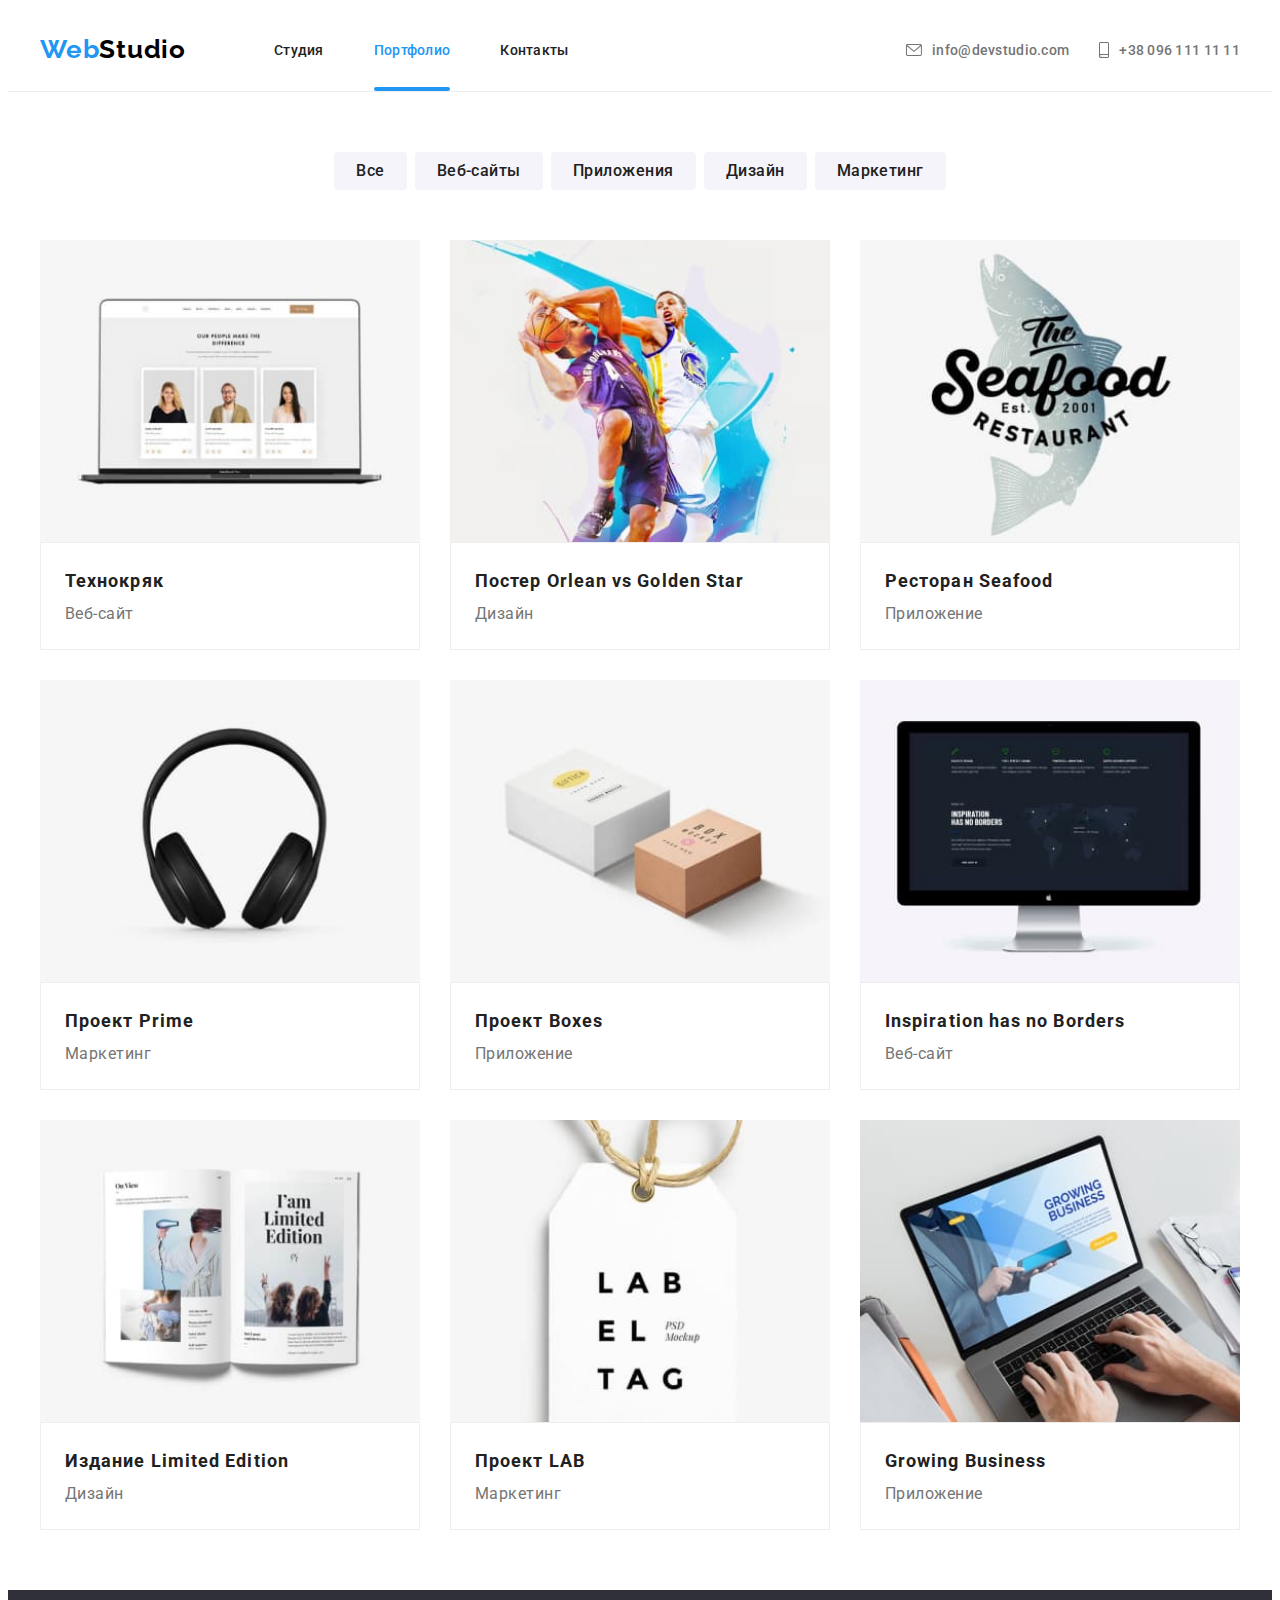
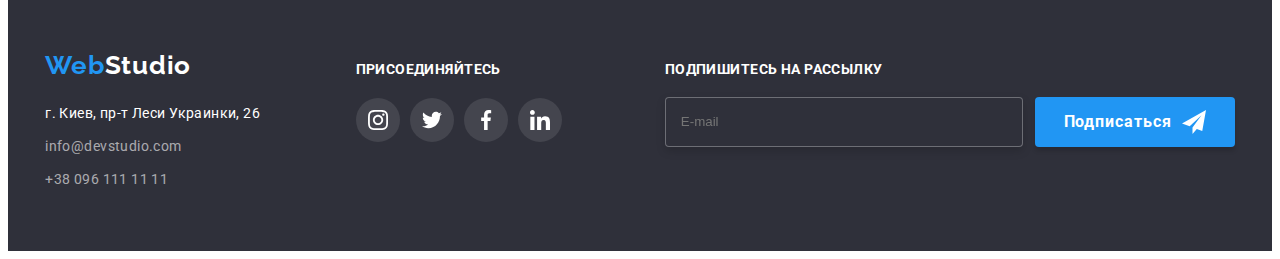
<file: portfolio.html>
<!DOCTYPE html>
<html lang="ru">
<head>
    <meta charset="UTF-8">
    <meta http-equiv="X-UA-Compatible" content="IE=edge">
    <meta name="viewport" content="width=device-width, initial-scale=1.0">
    <title>WebStudio</title>
    <link rel="preconnect" href="https://fonts.googleapis.com">
    <link rel="preconnect" href="https://fonts.gstatic.com" crossorigin>
    <link href="https://fonts.googleapis.com/css2?family=Raleway:wght@700&family=Roboto:wght@400;500;700;900&display=swap"
        rel="stylesheet">
        <link rel="stylesheet" href="https://cdnjs.cloudflare.com/ajax/libs/modern-normalize/1.1.0/modern-normalize.min.css"
            integrity="sha512-wpPYUAdjBVSE4KJnH1VR1HeZfpl1ub8YT/NKx4PuQ5NmX2tKuGu6U/JRp5y+Y8XG2tV+wKQpNHVUX03MfMFn9Q=="
            crossorigin="anonymous" referrerpolicy="no-referrer" />
    <link rel="stylesheet" href="./css/main.min.css" />
</head>
<body>
    <!--Шапка-->
<header class="header">
    <div class="container header__container">
        <nav class="site-nav">
            <a class="logo header__logo link" href="./index.html"><span class="logo__accent">Web</span>Studio</a>
            <button type="button" class="menu-open-btn" data-menu-open>
            <svg width="40" height="40">
                <use href="./images/icons.svg#icon-icon-menu-open"></use>
            </svg>
            </button>
            <ul class="site-list list">
                <li class="site-list__item">
                    <a class="site-list__link link" href="./index.html">Студия</a>
                </li>
                <li class="site-list__item">
                    <a class="site-list__link link current" href="./portfolio.html">Портфолио</a>
                </li>
                <li class="site-list__item">
                    <a class="site-list__link link" href="">Контакты</a>
                </li>
            </ul>
        </nav>
        <div class="connect">
        <ul class="connect-list list">
            <li class="connect__item">
                <a class="connect__mail link" href="mailto:info@devstudio.com">
                    <svg class="connect__icon" width="16px" height="12px">
                        <use href="./images/icons.svg#icon-envelope"></use>
                    </svg>
                    info@devstudio.com</a>
            </li>
            <li class="connect__item">
                <a class="connect__tel link" href="tel:+380961111111">
                    <svg class="connect__icon" width="10px" height="16px">
                        <use href="./images/icons.svg#icon-smartphone"></use>
                    </svg>
                    +38 096 111 11 11</a>
            </li>
        </ul>
    </div>
    </div>
            <!-- <button type="button" class="menu-open-btn" data-menu-open>
                <svg width="40" height="40">
                    <use href="./images/icons.svg#icon-icon-menu-open"></use>
                </svg>
            </button> -->
            <div class="mobile-menu is-hidden" data-menu>
                <div class="container">
                    <div class="mob-menu-top">
                        <button type="button" class="menu-close-btn" data-menu-close>
                            <svg width="40" height="40">
                                <use href="./images/icons.svg#icon-icon-menu-close"></use>
                            </svg>
                        </button>
                        <ul class="mob-menu list">
                            <li class="mob-menu__item">
                                <a class="mob-menu__link link  " href="./index.html">Студия</a>
                            </li>
                            <li class="mob-menu__item">
                                <a class="mob-menu__link link mob-menu__link--current" href="./portfolio.html">Портфолио</a>
                            </li>
                            <li class="mob-menu__item">
                                <a class="mob-menu__link link" href="">Контакты</a>
                            </li>
                        </ul>
                    </div>
                    <div class="mob-menu-bottom">
                        <ul class="mob-menu-connect list">
                            <li class="mob-connect__item">
                                <a class="mob-connect__tel link" href="tel:+380961111111">
                                    <!-- <svg class="connect__icon" width="10px" height="16px">
                                          <use href="./images/icons.svg#icon-smartphone"></use> -->
                                    <!-- </svg> -->
                                    +38 096 111 11 11
                                </a>
                            </li>
                            <li class="mob-connect__item">
                                <a class="mob-connect__mail link" href="mailto:info@devstudio.com">
                                    <!-- <svg class="mob-connect__icon" width="16px" height="12px">
                            <use href="./images/icons.svg#icon-envelope"></use>
                            </svg> -->
                                    info@devstudio.com
                                </a>
                            </li>
            
                        </ul>
                        <ul class="mob-menu-socials list">
                            <li class="mob-menu-socials-item">
                                <a class="mob-menu-socials__link link" href="#">
                                    Instagram
                                </a>
                            </li>
                            <li class="mob-menu-socials-item">
                                <a class="mob-menu-socials__link link" href="#">
                                    Twitter
                                </a>
                            </li>
                            <li class="mob-menu-socials-item">
                                <a class="mob-menu-socials__link link" href="#">
                                    Facebook
                                </a>
                            </li>
                            <li class="mob-menu-socials-item">
                                <a class="mob-menu-socials__link link" href="#">
                                    LinkedIn
                                </a>
                            </li>
                        </ul>
                    </div>
                </div>
</header>
   
    <main> 
        <!--Портфолио-->
        <section class="section portfolio">
            <div class="container">
            <h1 class="portfolio__title visually-hidden">Наши работы</h1>
        <ul class="portfolio-list list">
            <li class="portfolio-list__item"><button class="portfolio-list__btn" type="button" >Все</button></li>
            <li class="portfolio-list__item"><button class="portfolio-list__btn" type="button" >Веб-сайты</button></li>
            <li class="portfolio-list__item"><button class="portfolio-list__btn" type="button" >Приложения</button></li>
            <li class="portfolio-list__item"><button class="portfolio-list__btn" type="button" >Дизайн</button></li>
            <li class="portfolio-list__item"><button class="portfolio-list__btn" type="button" >Маркетинг</button></li>
        </ul>

        <ul class="works-list list">
            <li class="works-list__item">
                <a href="" class="works-list__link">
                <div class="works-list__item-wrap">
                <img src="./images/портфолио1.jpg" alt="Ноутбук" width="370" />
                <p class="works-list__overlay">Технокряк это современная площадка распространения коронавируса. Компании используют эту
                    платформу для цифрового
                    шпионажа и атак на защищённые сервера конкурентов.</p>
                    </div>
                <div class="works-list__card"> 
                <h2 class="works-list__title">Технокряк</h2>
                <p class="works-list__text">Веб-сайт</p>
                </div>
                </a>
            </li>
            <li class="works-list__item">
                <div class="works-list__item-wrap">
                <a href="" class="works-list__link">
                <img src="./images/портфолио2.jpg" alt="Парни играют в баскетбол" width="370"  />
                <p class="works-list__overlay">Lorem ipsum dolor sit amet consectetur adipisicing elit. Quae dignissimos fuga labore, assumenda vero ullam earum aliquam sed, magnam totam provident ratione molestiae nisi debitis rem facilis quasi? Alias, aliquid.</p>
                </div>
                <div class="works-list__card">
                <h2 class="works-list__title">Постер <span lang="en">Orlean vs Golden Star</span></h2>
                <p class="works-list__text">Дизайн</p>
                </div>
                </a>
            </li>
            <li class="works-list__item">
                <div class="works-list__item-wrap">
                <a href="" class="works-list__link">
                <img src="./images/портфолио3.jpg" alt="Эмблема рыбного ресторана" width="370"  />
                <p class="works-list__overlay">Lorem ipsum dolor sit, amet consectetur adipisicing elit. Doloribus eveniet, temporibus sunt voluptatibus pariatur non dolores molestias quasi mollitia officiis placeat qui dolor cupiditate omnis delectus consequatur culpa architecto deserunt!</p>
                </div>
                <div class="works-list__card">
                <h2 class="works-list__title">Ресторан <span lang="en">Seafood</span></h2>
                <p class="works-list__text">Приложение</p>
                </div>
                </a>
            </li>
            <li class="works-list__item">
                <div class="works-list__item-wrap">
                <a href="" class="works-list__link">
                <img src="./images/портфолио4.jpg" alt="Наушники" width="370"  />
                <p class="works-list__overlay">Lorem ipsum dolor sit amet consectetur adipisicing elit. Itaque, repudiandae. Alias omnis ipsam voluptatum sequi, modi ullam accusantium quisquam eum pariatur iste consequuntur laborum quod non explicabo vero. A, ipsa.</p>
                </div>
                <div class="works-list__card">
                <h2 class="works-list__title">Проект <span lang="en">Prime</span></h2>
                <p class="works-list__text">Маркетинг</p>
                </div>
                </a>
            </li>
            <li class="works-list__item">
                <div class="works-list__item-wrap">
                <a href="" class="works-list__link">
                <img src="./images/портфолио5.jpg" alt="Две коробки" width="370"  />
                <p class="works-list__overlay">Lorem ipsum dolor sit amet consectetur adipisicing elit. Eum aperiam facere repudiandae nam placeat doloribus quibusdam voluptatum consequuntur recusandae ullam dolore in quia veritatis laborum, voluptatibus cumque sapiente a fugit.</p>
                </div>
                <div class="works-list__card">
                <h2 class="works-list__title">Проект <span lang="en">Boxes</span></h2>
                <p class="works-list__text">Приложение</p>
                </div>
                </a>
            </li>
            <li class="works-list__item">
                <div class="works-list__item-wrap">
                <a href="" class="works-list__link">
                <img src="./images/портфолио6.jpg" alt="Экран компьютера" width="370"  />
                <p class="works-list__overlay">Lorem ipsum dolor sit amet consectetur adipisicing elit. Reiciendis ipsam minus at soluta quidem necessitatibus omnis mollitia, nisi repellendus beatae, possimus ab suscipit iusto tempore. Laboriosam illo eveniet voluptatibus labore!</p>
                </div>
                <div class="works-list__card">
                <h2 class="works-list__title"><span lang="en">Inspiration has no Borders</span></h2>
               <p class="works-list__text">Веб-сайт</p> 
               </div>
            </a>
            </li>
            <li class="works-list__item">
                <div class="works-list__item-wrap">
                <a href="" class="works-list__link">
                <img src="./images/портфолио7.jpg" alt="Журнал" width="370"  />
                <p class="works-list__overlay">Lorem ipsum dolor sit amet consectetur adipisicing elit. Quis deleniti autem quod. Molestias ratione eius vitae, voluptas facere unde! Quae animi incidunt laborum consectetur, laboriosam ipsa reiciendis earum illo obcaecati.</p>
                </div>
                <div class="works-list__card">
                <h2 class="works-list__title">Издание <span lang="en">Limited Edition</span></h2>
                <p class="works-list__text">Дизайн</p>
                </div>
                </a>
            </li>
            <li class="works-list__item">
                <div class="works-list__item-wrap">
                <a href="" class="works-list__link">
                <img src="./images/портфолио8.jpg" alt="Ярлык" width="370"  />
                <p class="works-list__overlay">Lorem ipsum dolor sit amet consectetur adipisicing elit. Eius repellendus voluptatum, officiis cumque perferendis expedita repellat deserunt nesciunt quae quas natus error, officia voluptatem itaque aut hic, tempora sunt? Nesciunt?</p>
                </div>
                <div class="works-list__card">
                <h2 class="works-list__title">Проект <span lang="en">LAB</span></h2>
                <p class="works-list__text">Маркетинг</p>
                </div>
                </a>
            </li>
            <li class="works-list__item">
                <div class="works-list__item-wrap">
                <a href="" class="works-list__link">
                <img src="./images/портфолио9.jpg" alt="Работа в ноутбуке" width="370"  />
                <p class="works-list__overlay">Lorem ipsum dolor sit amet consectetur adipisicing elit. Quo qui consequuntur illum natus adipisci ex omnis ullam sit? Laudantium expedita, ipsum exercitationem molestias culpa ratione facilis laboriosam quaerat impedit nisi!</p>
                </div>
                <div class="works-list__card">
                <h2 class="works-list__title"><span lang="en">Growing Business</span></h2>
                <p class="works-list__text">Приложение</p>
                </div>
                </a>
            </li>
        </ul>
        </div>
        </section>
    </main>
    <!--Футер-->
    <footer class="footer">
        <div class="container__footer container">
            <div class="address-footer">
                <a href="./index.html" class="logo address-footer__logo link"><span class="logo__accent">Web</span>Studio
                </a>
                <address class="contacts link">
                    <ul class="contacts-list list">
                        <li class="contacts-list__info"><a class="contacts-list__link link"
                                href="https://goo.gl/maps/DUNgC5Vg5aknv6yu6" target="blank" rel="noopener noreferrer">г.
                                Киев, пр-т Леси Украинки, 26 <br /></a></li>
                        <li class="contacts-list__info"><a class="contacts-list__item link"
                                href="mailto:info@devstudio.com">info@devstudio.com <br /></a></li>
                        <li class="contacts-list__info"><a class="contacts-list__item link" href="tel:+380961111111">+38 096
                                111 11 11</a></li>
                </address>
                </ul>
            </div>
    
            <div class="footer-socials">
                <b class="footer-socials__tittle">Присоединяйтесь</b>
                <ul class="socials-list list">
                    <li class="socials-list__item">
                        <a href="" class="socials-list__link">
                            <svg class="socials-list__icon" width="20" height="20">
                                <use href="./images/icons.svg#icon-instagram"></use>
                            </svg>
                        </a>
                    </li>
                    <li class="socials-list__item">
                        <a href="" class="socials-list__link">
                            <svg class="socials-list__icon" width="20" height="20">
                                <use href="./images/icons.svg#icon-twitter"></use>
                            </svg>
                        </a>
                    </li>
                    <li class="socials-list__item">
                        <a href="" class="socials-list__link">
                            <svg class="socials-list__icon" width="20" height="20">
                                <use href="./images/icons.svg#icon-facebook"></use>
                            </svg>
                        </a>
                    </li>
                    <li class="socials-list__item">
                        <a href="" class="socials-list__link">
                            <svg class="socials-list__icon" width="20" height="20">
                                <use href="./images/icons.svg#icon-linkedin"></use>
                            </svg>
                        </a>
                    </li>
            </div>
    
            <div class="footer-subscribe">
                <form action="#" class="subscribe">
                    <label for="subscribe" class="subscribe__title">Подпишитесь на рассылку</label>
                    <div class="subscribe__field">
                        <input type="text" class="subscribe__input" name="subscribe" id="subscribe" placeholder="E-mail" />
    
                        <button type="submit" class="subscribe__btn button">Подписаться
                            <svg class="subscribe__icon" width="24" height="24">
                                <use href="./images/icons.svg#icon-icon-send"></use>
                            </svg>
                        </button>
                    </div>
                </form>
            </div>
    
        </div>
    </footer>
    <script src="./js/menu.js"></script>
</body>
</html>
</file>
<file: css/main.min.css>
p,h1,h2,h3,h4,h5,h6{margin:0}ul{margin:0;padding:0}img{display:block;width:100%;max-width:100%;height:auto}body{font-family:'Roboto', sans-serif}.list{list-style:none}.link{text-decoration:none}.container{width:100%;padding-left:15px;padding-right:15px;margin:0 auto}@media screen and (min-width: 480px){.container{width:480px}}@media screen and (min-width: 768px){.container{width:768px}}@media screen and (min-width: 1200px){.container{width:1200px}}@media screen and (max-width: 479px){.container{min-width:320px;max-width:480px}}.section{padding-top:60px;padding-bottom:60px}.backdrop{position:fixed;top:0;width:100vw;height:100vh;background-color:rgba(0,0,0,0.2);transition:opacity 500ms, visibility 500ms}.modal{width:528px;min-height:581px;background-color:#fff;position:absolute;top:50%;left:50%;transform:translate(-50%, -50%) scale(1);transition:transform 500ms;padding:40px}@media screen and (min-width: 480px){.modal{width:450px}}@media screen and (min-width: 1200px){.modal{width:528px}}.btn-close{border:none;background-color:#fff;display:flex;align-items:center;justify-content:center;position:absolute;top:8px;right:8px;border:1px solid rgba(0,0,0,0.1);box-sizing:border-box;border-radius:50%;width:30px;height:30px;cursor:pointer;transition:fill 250ms cubic-bezier(0.4, 0, 0.2, 1)}.btn-close:hover,.btn-close:focus{fill:var(--accent-color)}.backdrop.is-hidden .modal{transform:scale(0.5)}.is-hidden{opacity:0;pointer-events:0;visibility:hidden}.modal__title{font-family:Roboto;font-weight:700;font-size:20px;line-height:23px;text-align:center;letter-spacing:0.03em;color:var(--title-color);margin-bottom:12px}.form-field__input{width:100%;height:40px;border:1px solid rgba(33,33,33,0.2);box-sizing:border-box;border-radius:4px;padding-left:42px;outline:none;transition:border-color 250ms cubic-bezier(0.4, 0, 0.2, 1)}.form-field__input:focus{border-color:var(--accent-color)}.form-field__input:focus+.input-icon{fill:var(--accent-color)}.form-field__input-text{font-family:Roboto;font-weight:400;font-size:12px;line-height:14px;letter-spacing:0.01em;color:#757575;display:block;margin-bottom:4px}.input-wrap{position:relative}.form-field__icon{position:absolute;left:12px;top:50%;transform:translateY(-50%);transition:color 250ms cubic-bezier(0.4, 0, 0.2, 1)}.form-field{margin-bottom:10px;align-items:center}.form-field__comment{font-family:Roboto;font-weight:400;font-size:12px;line-height:14px;letter-spacing:0.01em;color:rgba(117,117,117,0.5);width:100%;height:120px;border:1px solid rgba(33,33,33,0.2);box-sizing:border-box;border-radius:4px;padding:12px 16px;resize:none;outline:none;transition:border-color 250ms cubic-bezier(0.4, 0, 0.2, 1)}.form-field__comment:focus{border-color:var(--accent-color)}.checkbox{margin-top:20px}.check-text{font-family:Roboto;font-weight:400;font-size:14px;line-height:24px;letter-spacing:0.03em;color:var(--text-color);margin-top:20px;display:flex;align-items:center;justify-content:center}.check-text::before{content:'';width:16px;height:15px;border:2px solid #000000;border-radius:2px;margin-right:7px}@media screen and (max-width: 1199px){.check-text{font-size:12px;line-height:1.16;letter-spacing:0.01em}}.check-text .policy-link{color:var(--accent-color)}.checkbox:checked+.check-text::before{border:none;background-image:url(../images/icon-check.svg);background-repeat:no-repeat;background-position:center;background-size:cover}.btn-submit{color:var(--extra-color);background-color:var(--accent-color);padding:10px 55px;margin-top:30px;margin-left:auto;margin-right:auto}.button{font-family:Roboto;font-weight:700;font-size:16px;display:flex;align-items:center;text-align:center;letter-spacing:0.06em;box-shadow:0px 4px 4px rgba(0,0,0,0.15);border-radius:4px;border:none;cursor:pointer;transition:background-color 250ms cubic-bezier(0.4, 0, 0.2, 1)}.button:hover,.button:focus{background-color:#188ce8}.current::after{content:'';display:block;width:100%;height:4px;border-radius:2px;position:absolute;background-color:var(--accent-color);left:0;bottom:-1px}.header{border-bottom:1px solid #ececec}@media screen and (min-width: 768px){.header__container{display:flex;align-items:center}}@media screen and (min-width: 480px) and (max-width: 767px){.header__container{width:480px;padding-top:16px;padding-bottom:16px}}.site-nav{display:flex;align-items:center;justify-content:space-between}@media screen and (min-width: 768px){.site-nav{justify-content:start}}.site-list{display:flex}@media screen and (max-width: 767px){.site-list{display:none}}.header__logo{font-family:'Raleway', sans-serif;font-weight:700;font-size:26px;line-height:calc(31 / 26);letter-spacing:0.03em;color:var(--logo-color);margin-right:93px}@media screen and (min-width: 768px){.header__logo{padding:26px 0;margin-right:88px}}.logo__accent{color:var(--accent-color)}.site-list__link{font-weight:500;font-size:14px;line-height:calc(16 / 14);letter-spacing:0.02em;color:var(--title-color);padding-top:32px;padding-bottom:32px;display:inline-block;transition:color 250ms cubic-bezier(0.4, 0, 0.2, 1);position:relative}.site-list__link:hover,.site-list__link:focus,.connect__mail:hover,.connect__mail:focus,.connect__tel:hover,.connect__tel:focus{color:var(--accent-color)}.site-nav .link.current{color:var(--accent-color);display:flex;align-items:center}.connect{margin-left:auto;display:flex}@media screen and (max-width: 767px){.connect-list{display:none}}@media screen and (min-width: 1200px){.connect-list{display:flex}}@media screen and (min-width: 1200px){.site-list{display:flex}}.site-list__item:not(:last-child){margin-right:50px}.connect__item{display:flex;align-items:center}@media screen and (max-width: 1199px){.connect__item:not(:last-child){margin-bottom:10px}}@media screen and (min-width: 1200px){.connect__item:not(:last-child){margin-right:calc(15px * 2)}}@media screen and (max-width: 1199px){.connect__item:not(:last-child){margin-bottom:10px}}.connect__tel,.connect__mail{font-weight:500;font-size:14px;line-height:calc(16 / 14);letter-spacing:0.02em;color:var(--text-color);align-items:center;transition:color 250ms cubic-bezier(0.4, 0, 0.2, 1)}@media screen and (min-width: 1200px){.connect__tel,.connect__mail{padding-top:32px;padding-bottom:32px}}.connect__mail{display:flex;align-items:center}.connect__tel{display:flex;align-items:center}.connect__icon{display:flex;fill:currentColor;align-items:center;margin-right:10px;fill:currentColor}.connect__icon:hover,.connect__icon:focus{color:var(--accent-color)}.menu-open-btn{cursor:pointer;display:block;margin-left:auto;padding:0;border:transparent;background-color:transparent;fill:#000;transition:transform 250ms cubic-bezier(0.4, 0, 0.2, 1),color 250ms cubic-bezier(0.4, 0, 0.2, 1)}@media screen and (min-width: 768px){.menu-open-btn{display:none}}.menu-open-btn:hover,.menu-open-btn:focus{fill:var(--accent-color)}.menu-close-btn{cursor:pointer;position:absolute;right:15px;top:10px;display:block;margin-left:auto;padding:12px 8px;background-color:var(--extra-color);border:transparent}.menu-close-btn:hover,.menu-close-btn:focus{fill:var(--accent-color)}.mobile-menu{position:fixed;background-color:var(--extra-color);top:0;left:0;width:100vw;height:100vh;z-index:1}.mob-menu__link{font-family:Roboto;font-style:normal;font-weight:500;font-size:40px;line-height:47px;letter-spacing:0.02em;color:var(--title-color)}.mob-menu__item:not(:last-child){margin-bottom:32px}.mob-menu-connect{margin-bottom:64px}.mob-connect__item{display:block}.mob-connect__item:not(:last-child){margin-bottom:32px}.mob-menu-top{margin-bottom:64px}.mobile-menu{transform:translate(0);transition:transform 500ms, visibility 500ms}.mobile-menu .container{position:relative;padding:48px 40px;display:flex;flex-direction:column;justify-content:space-between;height:100%}.mob-menu-socials{display:flex;flex-direction:row}.mob-menu-socials-item:not(:last-child){padding-right:10px;margin-right:10px;border-right:1px solid rgba(33,33,33,0.2)}.mob-connect__tel{font-family:'Roboto' sans-serif;font-weight:500;font-size:34px;line-height:1.17;letter-spacing:0.02em;color:var(--accent-color)}.mob-connect__mail{font-family:'Roboto' sans-serif;font-weight:500;font-size:24px;line-height:1.16;letter-spacing:0.02em;color:var(--text-color)}.mob-menu-socials__link{font-family:'Roboto' sans-serif;font-weight:500;font-size:18px;line-height:1.22;letter-spacing:0.02em;color:var(--accent-color)}.mob-menu__link:hover,.mob-menu__link:focus{color:var(--accent-color)}.mob-menu__link--current{color:var(--accent-color)}.mobile-menu.is-hidden{transform:translate(100)}.hero__container{min-height:400px;min-width:320px;padding:118px 60px;width:100%;text-align:center;max-width:1600px;margin-left:auto;margin-right:auto}@media screen and (min-width: 480px){.hero__container{width:480px}}@media screen and (min-width: 768px){.hero__container{width:768px}}@media screen and (min-width: 1200px){.hero__container{max-width:1600px;width:100%;min-height:600px}}.hero{background-image:linear-gradient(rgba(47,48,58,0.4), rgba(47,48,58,0.4)),url(../images/Hero_mob_1x.jpg);background-repeat:no-repeat;background-position:center;background-size:contain}@media (min-device-pixel-ratio: 2), (-webkit-min-device-pixel-ratio: 2), (min-resolution: 192dpi), (min-resolution: 2dppx){.hero{background-image:linear-gradient(rgba(47,48,58,0.4), rgba(47,48,58,0.4)),url(../images/hero_mob_2x.jpg);background-repeat:no-repeat;background-position:center;background-size:contain}}@media screen and (max-width: 479px){.hero{padding-right:50px}}@media screen and (min-width: 768px){.hero{padding-left:204px;padding-right:204px;width:768px;background:linear-gradient(rgba(47,48,58,0.4), rgba(47,48,58,0.4)),url(../images/hero_tab_1x.jpg);background-repeat:no-repeat;background-position:center;background-size:cover}}@media (min-device-pixel-ratio: 2), (-webkit-min-device-pixel-ratio: 2), (min-resolution: 192dpi), (min-resolution: 2dppx){.hero{background-image:linear-gradient(rgba(47,48,58,0.4), rgba(47,48,58,0.4)),url(../images/Hero_tab_2x.jpg);background-repeat:no-repeat;background-position:center;background-size:cover}}@media screen and (min-width: 1200px){.hero{min-height:600px;padding:200px 0;width:100%;max-width:1600px;background-image:linear-gradient(rgba(47,48,58,0.4), rgba(47,48,58,0.4)),url(../images/Hero_desk_2x.jpg);background-repeat:no-repeat;background-position:center;background-size:cover}}.hero__title{font-weight:900;font-size:26px;width:360px;line-height:1.62;text-align:center;letter-spacing:0.06em;text-transform:uppercase;color:var(--extra-color);margin-left:auto;margin-right:auto;margin-bottom:30px}@media screen and (min-width: 1200px){.hero__title{width:630px;font-size:44px;line-height:1.36}}.hero__btn{line-height:calc(30 / 16);color:var(--extra-color);background-color:var(--accent-color);margin:auto;padding:10px 32px}.features-list{margin:calc(-1 * 15px)}@media screen and (min-width: 768px){.features-list{margin:calc(-1 * 15px);display:flex;flex-wrap:wrap}}@media screen and (min-width: 1200px){.features-list{flex-wrap:nowrap}}.visually-hidden{position:absolute;white-space:nowrap;width:1px;height:1px;overflow:hidden;border:0;padding:0;clip:rect(0 0 0 0);clip-path:inset(50%);margin:-1px}.features-list__title{font-weight:700;font-size:14px;line-height:calc(16 / 14);letter-spacing:0.03em;text-transform:uppercase;color:var(--title-color);margin-bottom:10px;padding-top:30px}@media screen and (max-width: 767px){.features-list__title{text-align:center}}.features-list__text{font-weight:400;font-size:14px;line-height:calc(24 / 14);letter-spacing:0.03em;color:var(--text-color)}.features-list__item{margin:15px}@media screen and (min-width: 768px){.features-list__item{width:calc(100% / 2 - (2 * 15px))}}@media screen and (min-width: 1200px){.features-list__item{width:calc(100% / 4 - (2 * 15px))}}@media screen and (min-width: 768px){.features-list__item:not(:last-child){margin-bottom:calc(2 * 15px)}}.features-list__item::before{content:'';display:block;height:120px;display:flex;background-color:#f5f4fa;background-repeat:no-repeat;background-position:center}.icon-antenna::before{background-image:url(../images/antenna.svg)}.icon-clock::before{background-image:url(../images/clock.svg)}.icon-diagram::before{background-image:url(../images/diagram.svg)}.icon-astronaut::before{background-image:url(../images/astronaut.svg)}.about{padding-bottom:60px}@media (max-width: 1199px){.about{display:none}}.about__title{font-weight:700;font-size:36px;line-height:calc(42 / 36);text-align:center;letter-spacing:0.03em;color:var(--title-color);margin-bottom:50px}.about__list{display:flex}.about__item:not(:last-child){margin-right:30px}.about-item__wrap{overflow:hidden;position:relative}.about-img__text{position:absolute;bottom:0;left:0;background-color:rgba(47,48,58,0.8);color:#fff;font-family:Roboto;font-size:14px;font-weight:700;line-height:16px;letter-spacing:0.03em;text-align:center;text-transform:uppercase;padding:27px;height:70px;width:100%;transform:translateY(100%);transition:transform 250ms cubic-bezier(0.4, 0, 0.2, 1)}.about-item:hover .about-img__text{transform:translateY(0)}.team-section{background-color:#f5f4fa}.team__title{font-family:'Roboto', sans-serif;font-weight:700;font-size:28px;line-height:calc(42 / 36);text-align:center;letter-spacing:0.03em;color:var(--title-color);margin-bottom:30px}@media screen and (min-width: 1200px){.team__title{font-size:36px;line-height:1.17;margin-bottom:50px}}.team-list__info{padding-top:30px;padding-bottom:30px}.team-list__cards{background-color:var(--extra-color);box-shadow:0px 1px 3px rgba(0,0,0,0.12),0px 1px 1px rgba(0,0,0,0.14),0px 2px 1px rgba(0,0,0,0.2);border-radius:0px 0px 4px 4px}.team-list__item-title{font-weight:500;font-size:16px;line-height:calc(19 / 16);text-align:center;letter-spacing:0.03em;color:var(--title-color)}.team-list__item-text{font-weight:400;font-size:16px;line-height:calc(19 / 16);text-align:center;letter-spacing:0.03em;color:var(--text-color);margin-top:10px;margin-bottom:16px}.team-list{margin:calc(-1 * 15px)}@media screen and (min-width: 768px){.team-list{display:flex;flex-wrap:wrap}}@media screen and (min-width: 1200px){.team-list{width:1200px;display:flex;flex-wrap:wrap}}.team-list__item{margin:15px}@media screen and (min-width: 768px){.team-list__item{width:calc(100% / 2 - (2 * 15px))}}@media screen and (min-width: 1200px){.team-list__item{width:calc(100% / 4 - (2 * 15px))}}@media screen and (max-width: 767px){.team-list__item:not(:last-child){margin-bottom:calc(2 * 15px)}}.social-list{display:flex;justify-content:center}.social-list__item+.social-list__item{margin-left:10px}.social-list__link{width:44px;height:44px;display:flex;justify-content:center;align-items:center;border-radius:50%;color:var(--card-socials-color);transition:background-color 250ms cubic-bezier(0.4, 0, 0.2, 1),color 250ms cubic-bezier(0.4, 0, 0.2, 1)}.social-list__link:hover,.social-list__link:focus{background-color:var(--accent-color);color:var(--extra-color)}.social-list__icon{fill:currentColor}.client__tittle{font-family:'Roboto', sans-serif;font-weight:700;font-size:28px;line-height:calc(42 / 36);text-align:center;letter-spacing:0.03em;color:var(--title-color);margin-bottom:30px}@media screen and (min-width: 1200px){.client__tittle{font-size:36px;line-height:1.17;margin-bottom:50px}}.client-list{display:flex;flex-wrap:wrap;align-items:center;justify-content:center;margin:-15px;color:var(--card-socials-color)}@media screen and (min-width: 1200px){.client-list{flex-wrap:nowrap}}.client-list__link{display:block;display:flex;justify-content:center;align-items:center;fill:var(--card-socials-color);height:92px;border-radius:4px;border:1px solid var(--card-socials-color);transition:fill 250ms cubic-bezier(0.4, 0, 0.2, 1),border-color 250ms cubic-bezier(0.4, 0, 0.2, 1)}.client-list__link:hover,.client-list__link:focus{fill:var(--accent-color);border-color:var(--accent-color)}.client-list__item{margin:15px;width:calc(100% / 2 - (2 * 15px))}@media screen and (min-width: 768px) and (max-width: 1199px){.client-list__item{width:calc(100% / 3 - (2 * 15px))}}@media screen and (min-width: 1200px){.client-list__item{width:calc(100% / 6 - (2 * 15px))}}.footer{padding-top:60px;padding-bottom:60px;background:#2f303a;align-items:baseline;min-width:320px}.address-footer__logo{font-family:'Raleway', sans-serif;font-weight:700;font-size:26px;line-height:calc(31 / 26);letter-spacing:0.03em;color:var(--extra-color);margin-bottom:20px;display:inline-block}.address-footer{margin-bottom:60px}@media screen and (min-width: 1200px){.address-footer{margin-right:85px;margin-bottom:0}}.contacts-list__link{font-style:normal;font-size:14px;line-height:calc(24 / 14);letter-spacing:0.03em;color:var(--extra-color)}.contacts-list__item{font-style:normal;font-size:14px;line-height:calc(24 / 14);letter-spacing:0.03em;color:rgba(255,255,255,0.6);display:inline-block}.contacts-list__info:not(:last-child){margin-bottom:9px}.container__footer{text-align:center}@media screen and (min-width: 768px){.container__footer{display:flex;align-items:center;justify-content:space-around;flex-wrap:wrap}}@media screen and (min-width: 1200px){.container__footer{text-align:left;align-items:baseline}}@media screen and (min-width: 768px) and (max-width: 1199px){.container__footer>*:not(:last-child){width:calc(100% / 2)}}.footer-socials{display:block}@media screen and (max-width: 1199px){.footer-socials{margin-bottom:102px}}@media screen and (max-width: 767px){.footer-socials{margin-bottom:60px}}@media screen and (min-width: 1200px){.footer-socials{margin-right:93px}}.footer-socials__tittle{font-family:'Roboto' sans-serif;font-weight:700;font-size:14px;line-height:16px;letter-spacing:0.03em;text-transform:uppercase;color:var(--extra-color);text-align:center;justify-content:center;margin-bottom:20px}.socials-list{display:flex;justify-content:center}.socials-list__item+.socials-list__item{margin-left:10px}.socials-list__link{width:44px;height:44px;display:flex;justify-content:center;align-items:center;border-radius:50%;background-color:rgba(255,255,255,0.1);color:var(--extra-color);margin-top:20px;transition:background-color 250ms cubic-bezier(0.4, 0, 0.2, 1),color 250ms cubic-bezier(0.4, 0, 0.2, 1)}.socials-list__link:hover,.socials-list__link:focus{background-color:var(--accent-color);color:var(--extra-color)}.socials-list__icon{fill:currentColor}@media screen and (min-width: 768px) and (max-width: 1199px){.container__footer>*:not(:last-child){width:calc(100% / 2)}}@media screen and (min-width: 1200px){.footer-subscribe{align-items:baseline;justify-content:flex-start}}.subscribe__title{font-family:Roboto;font-weight:700;font-size:14px;line-height:16px;letter-spacing:0.03em;text-transform:uppercase;color:var(--extra-color);display:block}.subscribe__input{height:50px;border:1px solid rgba(255,255,255,0.3);box-sizing:border-box;filter:drop-shadow(0px 4px 4px rgba(0,0,0,0.15));border-radius:4px;background-color:#2f303a;margin-right:12px;color:var(--extra-color);display:inline-block;width:100%;max-width:450px;margin-bottom:20px;padding:15px}@media screen and (min-width: 768px){.subscribe__input{width:450px}}@media screen and (min-width: 1200px){.subscribe__input{width:358px;margin-right:12px;margin-bottom:0}}.subscribe__field{justify-content:space-between;align-items:center;margin-top:20px}@media screen and (min-width: 1200px){.subscribe__field{display:flex;align-items:center;justify-content:space-between}}.subscribe__btn{min-width:200px;height:50px;color:var(--extra-color);background-color:var(--accent-color);fill:var(--extra-color);display:flex;align-items:center;justify-content:center;padding:0;margin-right:auto;margin-left:auto}.subscribe__icon{margin-left:10px}.portfolio-list__btn{background-color:#f5f4fa;border-radius:4px;border:none;font-family:inherit;font-weight:500;font-size:16px;line-height:calc(26 / 16);text-align:center;letter-spacing:0.03em;color:var(--title-color);padding:6px 22px;cursor:pointer;transition:background-color 250ms cubic-bezier(0.4, 0, 0.2, 1),color 250ms cubic-bezier(0.4, 0, 0.2, 1)}.portfolio-list__btn:hover,.portfolio-list__btn:focus{color:var(--extra-color);background-color:var(--accent-color)}.portfolio-list{display:flex;flex-wrap:wrap}@media screen and (max-width: 767px){.portfolio-list{margin-bottom:25px}}@media screen and (min-width: 768px){.portfolio-list{margin-bottom:30px;justify-content:center}}@media screen and (min-width: 1200px){.portfolio-list{margin-bottom:50px}}.portfolio-list__item:not(:last-child){margin-right:8px}@media screen and (max-width: 767px){.portfolio-list__item{margin-bottom:15px}}.works-list__title{font-weight:700;font-size:18px;line-height:calc(36 / 18);letter-spacing:0.06em;color:var(--title-color)}.works-list__text{font-family:'Roboto' sans-serif;font-weight:400;font-size:16px;line-height:calc(30 / 16);letter-spacing:0.03em;color:var(--text-color)}@media screen and (min-width: 768px){.works-list{display:flex;flex-wrap:wrap;margin:calc(-1 * 15px)}}.works-list__link{text-decoration:none;display:flex;flex-direction:column;height:100%}.works-list__item{margin-bottom:30px}@media screen and (min-width: 768px){.works-list__item{margin:15px;width:calc(100% / 2 - (2 * 15px))}}@media screen and (min-width: 1200px){.works-list__item{width:calc(100% / 3 - (2 * 15px))}}.works-list__item:hover{box-shadow:0px 1px 1px rgba(0,0,0,0.12),0px 4px 4px rgba(0,0,0,0.06),1px 4px 6px rgba(0,0,0,0.16);transition:box-shadow 250ms cubic-bezier(0.4, 0, 0.2, 1)}.works-list__card{padding:20px 24px;border:1px solid #eeeeee;box-sizing:border-box}.works-list__overlay{position:absolute;top:0;left:0;background-color:rgba(33,150,243,0.9);color:#fff;font-family:Roboto;font-size:18px;font-weight:400;line-height:28px;letter-spacing:0.03em;text-align:left;padding:63px 24px;height:100%;transform:translateY(100%);transition:transform 250ms cubic-bezier(0.4, 0, 0.2, 1)}.works-list__item:hover .works-list__overlay{transform:translateY(0)}.works-list__item-wrap{position:relative;overflow:hidden}:root{--logo-color: #000000;--title-color: #212121;--text-color: #757575;--extra-color: #ffffff;--accent-color: #2196f3;--card-socials-color: #afb1b8}
/*# sourceMappingURL=main.min.css.map */
</file>
